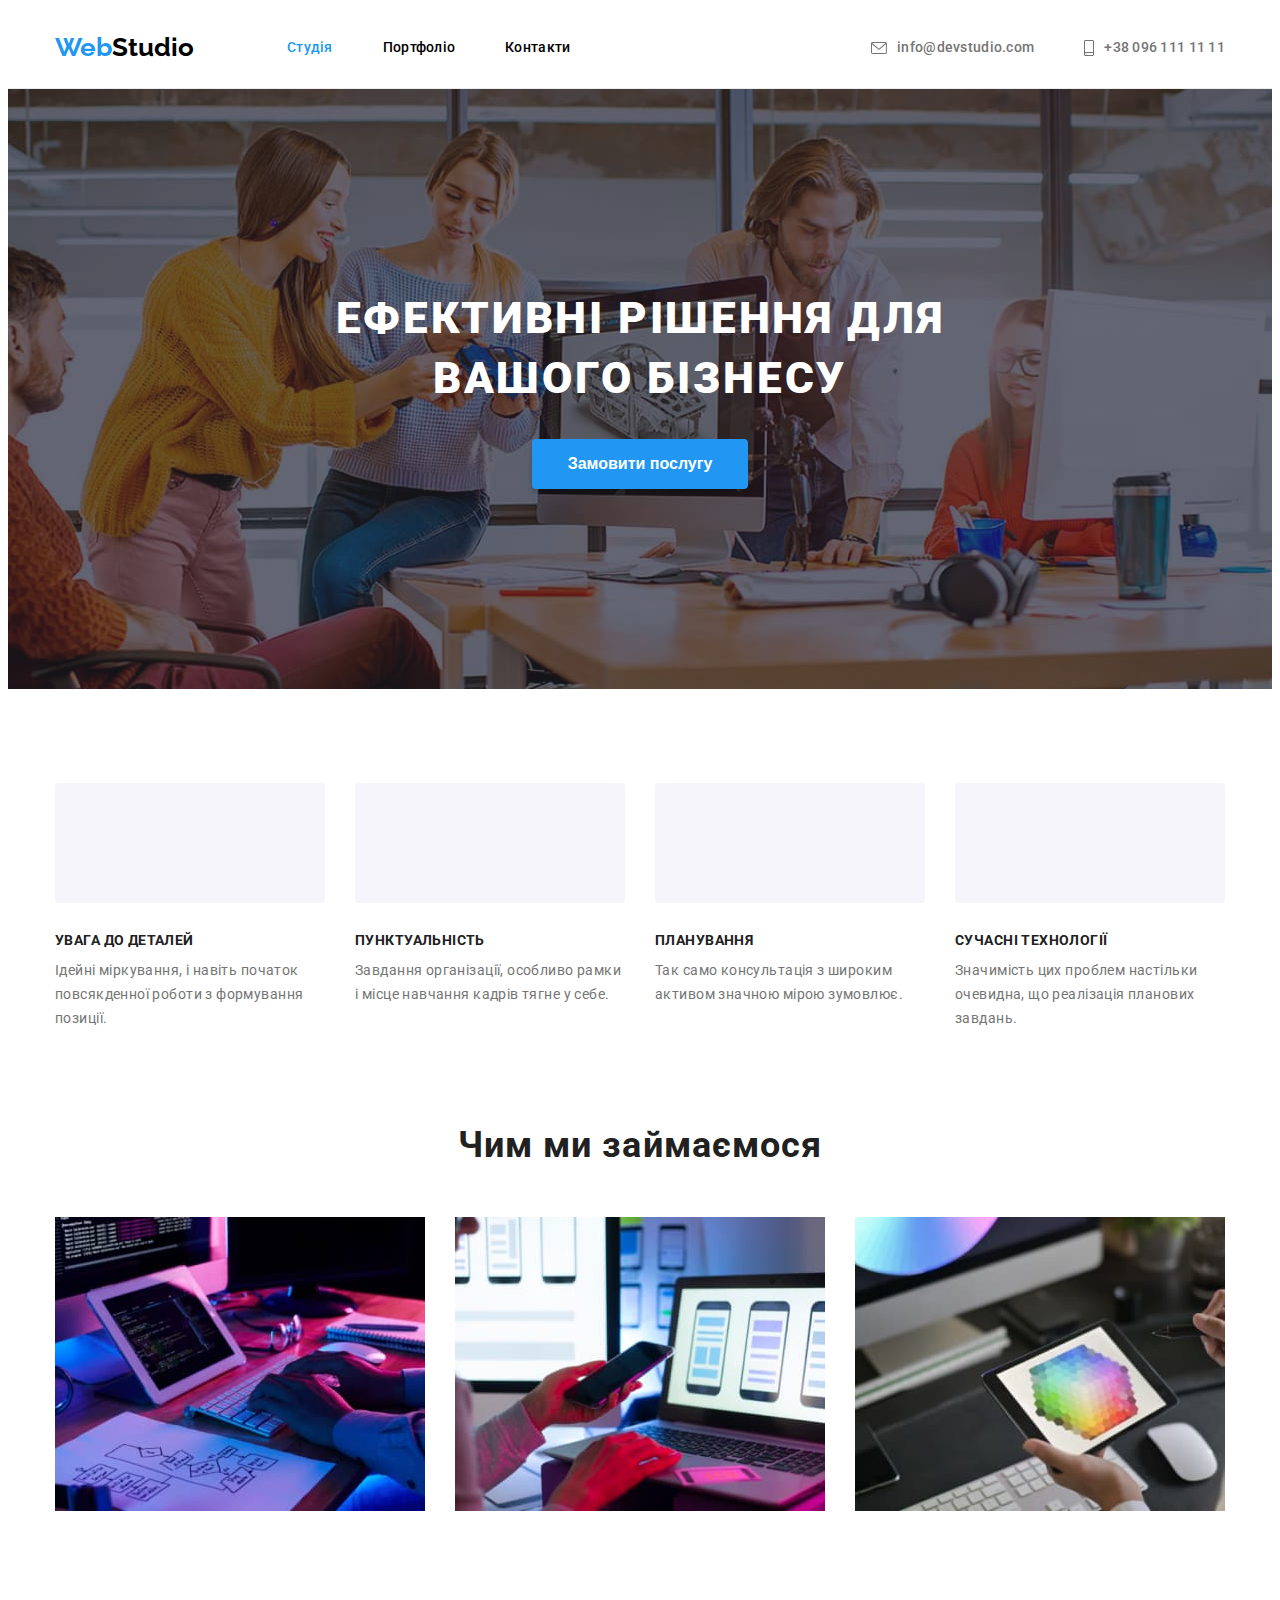
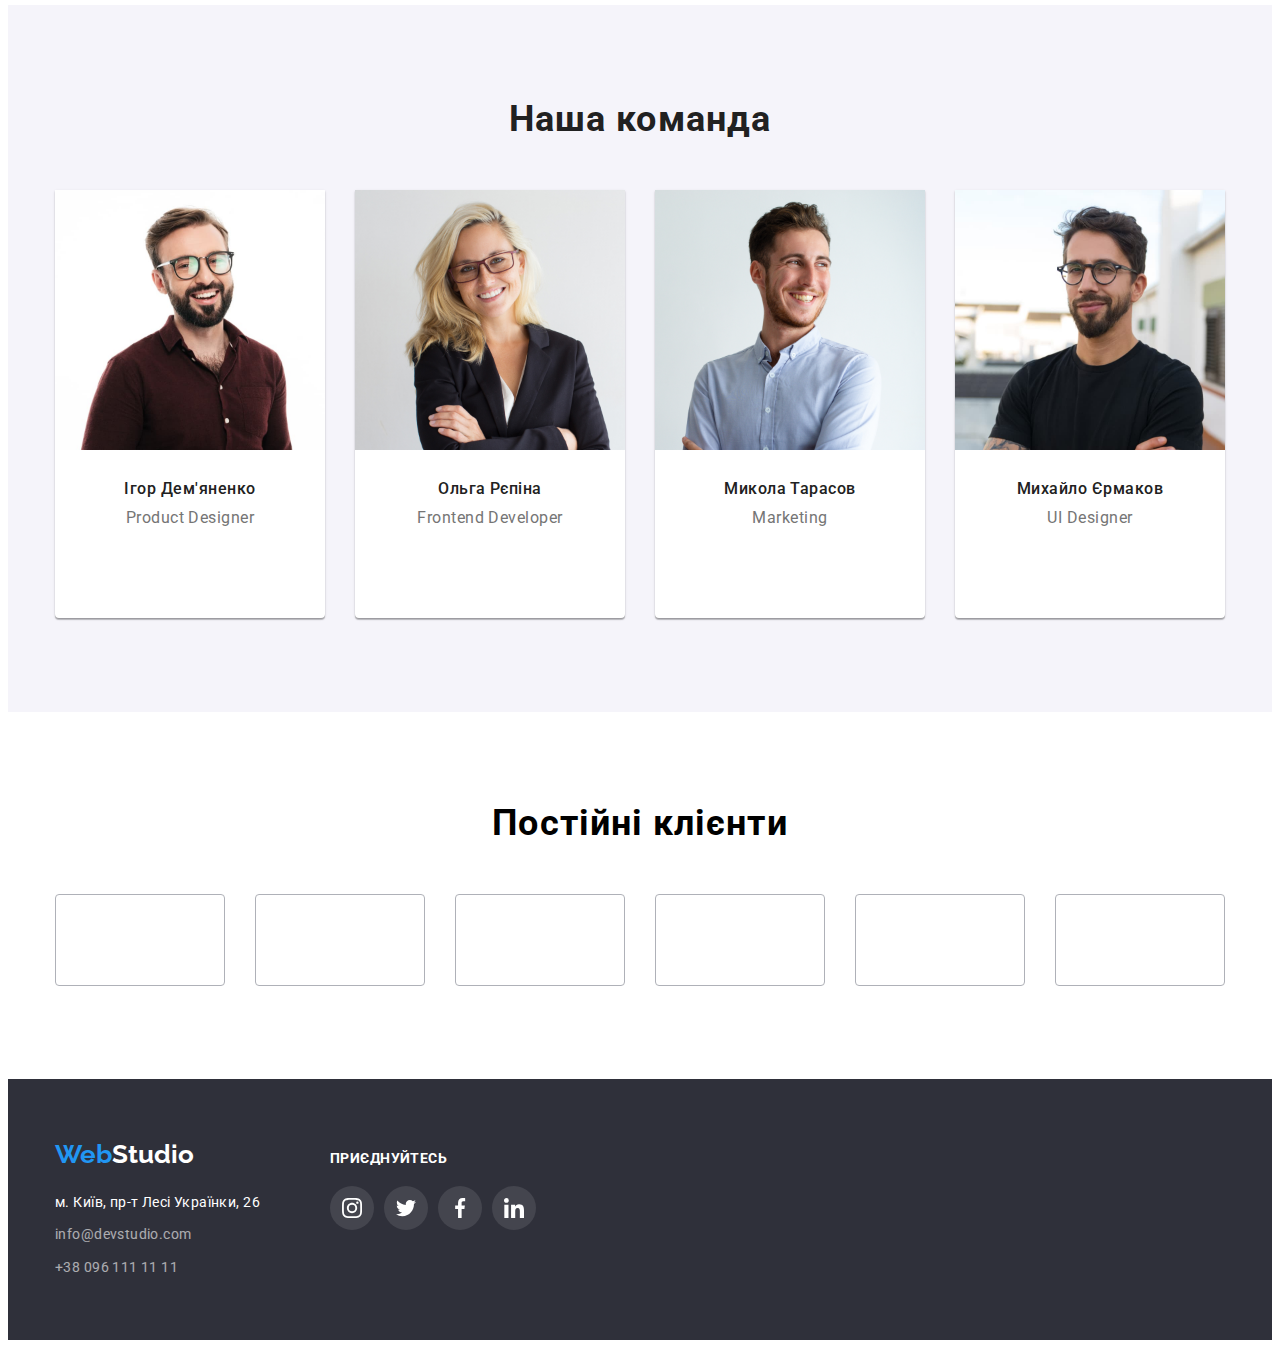
<file: index.html>
<!DOCTYPE html>
<html lang="uk">
  <head>
    <meta charset="UTF-8" />
    <meta http-equiv="X-UA-Compatible" content="IE=edge" />
    <meta name="viewport" content="width=device-width, initial-scale=1.0" />
    <title>WebStudio</title>
    <link
      href="https://fonts.googleapis.com/css2?family=Raleway:wght@400;500;700;900&family=Roboto:wght@400;500;700;900&display=swap"
      rel="stylesheet"
    />
    <link
      rel="stylesheet"
      href="https://cdnjs.cloudflare.com/ajax/libs/modern-normalize/1.1.0/modern-normalize.min.css"
      integrity="sha512-wpPYUAdjBVSE4KJnH1VR1HeZfpl1ub8YT/NKx4PuQ5NmX2tKuGu6U/JRp5y+Y8XG2tV+wKQpNHVUX03MfMFn9Q=="
      crossorigin="anonymous"
      referrerpolicy="no-referrer"
    />
    <link rel="stylesheet" href="./css/styles.css" />
  </head>
  <body>
    <!-- ШАПКА -->
    <header class="flex br-header">
      <div class="container header-flex">
        <nav class="flex nav">
          <a class="logo-two" href=""
            ><span class="logo-one">Web</span>Studio</a
          >
          <ul class="flex">
            <li class="studio-flex">
              <a class="studio current" href="">Студія</a>
            </li>
            <li class="studio-flex">
              <a class="portfolio" href="./portfolio.html">Портфоліо</a>
            </li>
            <li class="studio-flex">
              <a class="contacts" href="">Контакти</a>
            </li>
          </ul>
        </nav>
        <ul class="flex">
          <li class="contact">
            <a class="mail" href="mailto:info@devstudio.com"
              ><svg class="envelope" width="16" height="12">
                <use href="./images/symbol-defs.svg#icon-envelope"></use>
              </svg>
              info@devstudio.com</a
            >
          </li>
          <li class="contact">
            <a class="phone" href="tel:+380961111111">
              <svg class="smartphone" width="10" height="16">
                <use href="./images/symbol-defs.svg#icon-smartphone"></use>
              </svg>
              +38 096 111 11 11</a
            >
          </li>
        </ul>
      </div>
    </header>
    <main>
      <section class="dark-fon overlay">
        <div class="container">
          <h1 class="key-title">Ефективні рішення для вашого бізнесу</h1>
          <button class="button" type="button">Замовити послугу</button>
        </div>
      </section>
      <!-- ДОСТОИНСТВА -->
      <section class="section-one">
        <div class="container">
          <h2 class="visually-hidden">Перелік наших переваг</h2>
          <ul class="flex-description">
            <li class="li-description">
              <div class="icons">
                <svg class="" width="70" height="70">
                  <use href="./images/symbol-defs.svg#icon-antenna"></use>
                </svg>
              </div>
              <h2 class="headlines">Увага до деталей</h2>
              <p class="description">
                Ідейні міркування, і навіть початок повсякденної роботи з
                формування позиції.
              </p>
            </li>
            <li class="li-description">
              <div class="icons">
                <svg class="" width="70" height="70">
                  <use
                    href="./images/symbol-defs.svg#icon-astronaut"
                    width="70"
                    height="70"
                  ></use>
                </svg>
              </div>
              <h2 class="headlines">Пунктуальність</h2>
              <p class="description">
                Завдання організації, особливо рамки і місце навчання кадрів
                тягне у себе.
              </p>
            </li>
            <li class="li-description">
              <div class="icons">
                <svg class="" width="70" height="70">
                  <use href="./images/symbol-defs.svg#icon-clock"></use>
                </svg>
              </div>
              <h2 class="headlines">Планування</h2>
              <p class="description">
                Так само консультація з широким активом значною мірою зумовлює.
              </p>
            </li>
            <li class="li-description">
              <div class="icons">
                <svg class="" width="70" height="70">
                  <use href="./images/symbol-defs.svg#icon-diagram"></use>
                </svg>
              </div>
              <h2 class="headlines">Сучасні технології</h2>
              <p class="description">
                Значимість цих проблем настільки очевидна, що реалізація
                планових завдань.
              </p>
            </li>
          </ul>
        </div>
      </section>
      <!-- ЧЕМ ЗАНИМАЕМСЯ -->
      <section class="section-two">
        <div class="container">
          <h2 class="headlines-two flex-work">Чим ми займаємося</h2>
          <ul class="flex-work">
            <li>
              <img
                src="./images/img.jpg"
                alt="крупним планом зображення програміста, який працює на робочому столі в офісі"
                width="370"
              />
            </li>
            <li>
              <img
                src="./images/img(1).jpg"
                alt="дизайнери web-інтерфейсу розробляють додатки для смартфонів, команда творців працює над інтерфейсом мобільних телефонів"
                width="370"
              />
            </li>
            <li>
              <img
                src="./images/img(2).jpg"
                alt="творчий художник веб-дизайну з робочим графічним планшетом із вибором кольорів"
                width="370"
              />
            </li>
          </ul>
        </div>
      </section>
      <!-- НАША КОМАНДА -->
      <section class="section-team">
        <div class="container">
          <h2 class="headlines-two">Наша команда</h2>
          <ul class="flex-team">
            <li class="block">
              <img src="images/1.jpg" alt="фото Ігор Дем'яненко" width="270" />
              <h3 class="name">Ігор Дем'яненко</h3>
              <p class="name-work" lang="en">Product Designer</p>
              <ul class="flex-icon-one">
                <li class="icon-team">
                  <a class="icon-hover" href="">
                    <svg class="icon-instagram" width="20" height="20">
                      <use href="./images/symbol-defs.svg#icon-instagram"></use>
                    </svg>
                  </a>
                </li>
                <li class="icon-team">
                  <a class="icon-hover" href="">
                    <svg class="icon-instagram" width="20" height="20">
                      <use href="./images/symbol-defs.svg#icon-twitter"></use>
                    </svg>
                  </a>
                </li>
                <li class="icon-team">
                  <a class="icon-hover" href="">
                    <svg class="icon-instagram" width="20" height="20">
                      <use href="./images/symbol-defs.svg#icon-facebook"></use>
                    </svg>
                  </a>
                </li>
                <li class="icon-team">
                  <a class="icon-hover" href="">
                    <svg class="icon-instagram" width="20" height="20">
                      <use href="./images/symbol-defs.svg#icon-linkedin"></use>
                    </svg>
                  </a>
                </li>
              </ul>
            </li>
            <li class="block">
              <img src="images/2.jpg" alt="фото Ольга Рєпіна" width="270" />
              <h3 class="name">Ольга Рєпіна</h3>
              <p class="name-work" lang="en">Frontend Developer</p>
              <ul class="flex-icon-one">
                <li class="icon-team">
                  <a class="icon-hover" href="">
                    <svg class="icon-instagram" width="20" height="20">
                      <use href="./images/symbol-defs.svg#icon-instagram"></use>
                    </svg>
                  </a>
                </li>
                <li class="icon-team">
                  <a class="icon-hover" href="">
                    <svg class="icon-instagram" width="20" height="20">
                      <use href="./images/symbol-defs.svg#icon-twitter"></use>
                    </svg>
                  </a>
                </li>
                <li class="icon-team">
                  <a class="icon-hover" href="">
                    <svg class="icon-instagram" width="20" height="20">
                      <use href="./images/symbol-defs.svg#icon-facebook"></use>
                    </svg>
                  </a>
                </li>
                <li class="icon-team">
                  <a class="icon-hover" href="">
                    <svg class="icon-instagram" width="20" height="20">
                      <use href="./images/symbol-defs.svg#icon-linkedin"></use>
                    </svg>
                  </a>
                </li>
              </ul>
            </li>
            <li class="block">
              <img src="images/3.jpg" alt="фото Микола Тарасов" width="270" />
              <h3 class="name">Микола Тарасов</h3>
              <p class="name-work" lang="en">Marketing</p>
              <ul class="flex-icon-one">
                <li class="icon-team">
                  <a class="icon-hover" href="">
                    <svg class="icon-instagram" width="20" height="20">
                      <use href="./images/symbol-defs.svg#icon-instagram"></use>
                    </svg>
                  </a>
                </li>
                <li class="icon-team">
                  <a class="icon-hover" href="">
                    <svg class="icon-instagram" width="20" height="20">
                      <use href="./images/symbol-defs.svg#icon-twitter"></use>
                    </svg>
                  </a>
                </li>
                <li class="icon-team">
                  <a class="icon-hover" href="">
                    <svg class="icon-instagram" width="20" height="20">
                      <use href="./images/symbol-defs.svg#icon-facebook"></use>
                    </svg>
                  </a>
                </li>
                <li class="icon-team">
                  <a class="icon-hover" href="">
                    <svg class="icon-instagram" width="20" height="20">
                      <use href="./images/symbol-defs.svg#icon-linkedin"></use>
                    </svg>
                  </a>
                </li>
              </ul>
            </li>
            <li class="block">
              <img src="images/4.jpg" alt="фото Михайло Єрмаков" width="270" />
              <h3 class="name">Михайло Єрмаков</h3>
              <p class="name-work" lang="en">UI Designer</p>
              <ul class="flex-icon-one">
                <li class="icon-team">
                  <a class="icon-hover" href="">
                    <svg class="icon-instagram" width="20" height="20">
                      <use href="./images/symbol-defs.svg#icon-instagram"></use>
                    </svg>
                  </a>
                </li>
                <li class="icon-team">
                  <a class="icon-hover" href="">
                    <svg class="icon-instagram" width="20" height="20">
                      <use href="./images/symbol-defs.svg#icon-twitter"></use>
                    </svg>
                  </a>
                </li>
                <li class="icon-team">
                  <a class="icon-hover" href="">
                    <svg class="icon-instagram" width="20" height="20">
                      <use href="./images/symbol-defs.svg#icon-facebook"></use>
                    </svg>
                  </a>
                </li>
                <li class="icon-team">
                  <a class="icon-hover" href="">
                    <svg class="icon-instagram" width="20" height="20">
                      <use href="./images/symbol-defs.svg#icon-linkedin"></use>
                    </svg>
                  </a>
                </li>
              </ul>
            </li>
          </ul>
        </div>
      </section>
      <section class="section-svg">
        <div class="container">
          <h4 class="standing-clients">Постійні клієнти</h4>
          <ul class="clients-flex">
            <li class="">
              <a class="clients-hover" href="">
                <svg class="" width="106" height="60">
                  <use href="./images/symbol-defs.svg#icon-logo1"></use>
                </svg>
              </a>
            </li>
            <li class="">
              <a class="clients-hover" href="">
                <svg class="" width="106" height="60">
                  <use href="./images/symbol-defs.svg#icon-logo2"></use>
                </svg>
              </a>
            </li>
            <li class="">
              <a class="clients-hover" href="">
                <svg class="" width="106" height="60">
                  <use href="./images/symbol-defs.svg#icon-logo3"></use>
                </svg>
              </a>
            </li>
            <li class="">
              <a class="clients-hover" href="">
                <svg class="" width="106" height="60">
                  <use href="./images/symbol-defs.svg#icon-logo4"></use>
                </svg>
              </a>
            </li>
            <li class="">
              <a class="clients-hover" href="">
                <svg class="" width="106" height="60">
                  <use href="./images/symbol-defs.svg#icon-logo5"></use>
                </svg>
              </a>
            </li>
            <li class="">
              <a class="clients-hover" href="">
                <svg class="" width="106" height="60">
                  <use href="./images/symbol-defs.svg#icon-logo6"></use>
                </svg>
              </a>
            </li>
          </ul>
        </div>
      </section>
    </main>
    <!-- ФУТЕР -->
    <footer class="dark-fon-two">
      <div class="container footer-box">
        <div>
          <a class="logo-footer flex-footer" href=""
            ><span class="logo-one">Web</span>Studio</a
          >
          <address class="flex-footer">
            <ul>
              <li class="footer-margin">
                <a class="address" href="">м. Київ, пр-т Лесі Українки, 26</a>
              </li>
              <li class="footer-margin">
                <a class="mail-two" href="mailto:info@devstudio.com"
                  >info@devstudio.com</a
                >
              </li>
              <li class="footer-margin">
                <a class="phone-two" href="tel:+380961111111"
                  >+38 096 111 11 11</a
                >
              </li>
            </ul>
          </address>
        </div>
        <div class="flex-footer-two">
          <p class="join">Приєднуйтесь</p>
          <ul class="flex-icon">
            <li class="icon-team">
              <a class="icon-hover" href="">
                <svg class="icon-instagram" width="20" height="20">
                  <use href="./images/symbol-defs.svg#icon-instagram"></use>
                </svg>
              </a>
            </li>
            <li class="icon-team">
              <a class="icon-hover" href="">
                <svg class="icon-instagram" width="20" height="20">
                  <use href="./images/symbol-defs.svg#icon-twitter"></use>
                </svg>
              </a>
            </li>
            <li class="icon-team">
              <a class="icon-hover" href="">
                <svg class="icon-instagram" width="20" height="20">
                  <use href="./images/symbol-defs.svg#icon-facebook"></use>
                </svg>
              </a>
            </li>
            <li class="icon-team">
              <a class="icon-hover" href="">
                <svg class="icon-instagram" width="20" height="20">
                  <use href="./images/symbol-defs.svg#icon-linkedin"></use>
                </svg>
              </a>
            </li>
          </ul>
        </div>
      </div>
    </footer>
  </body>
</html>
</file>
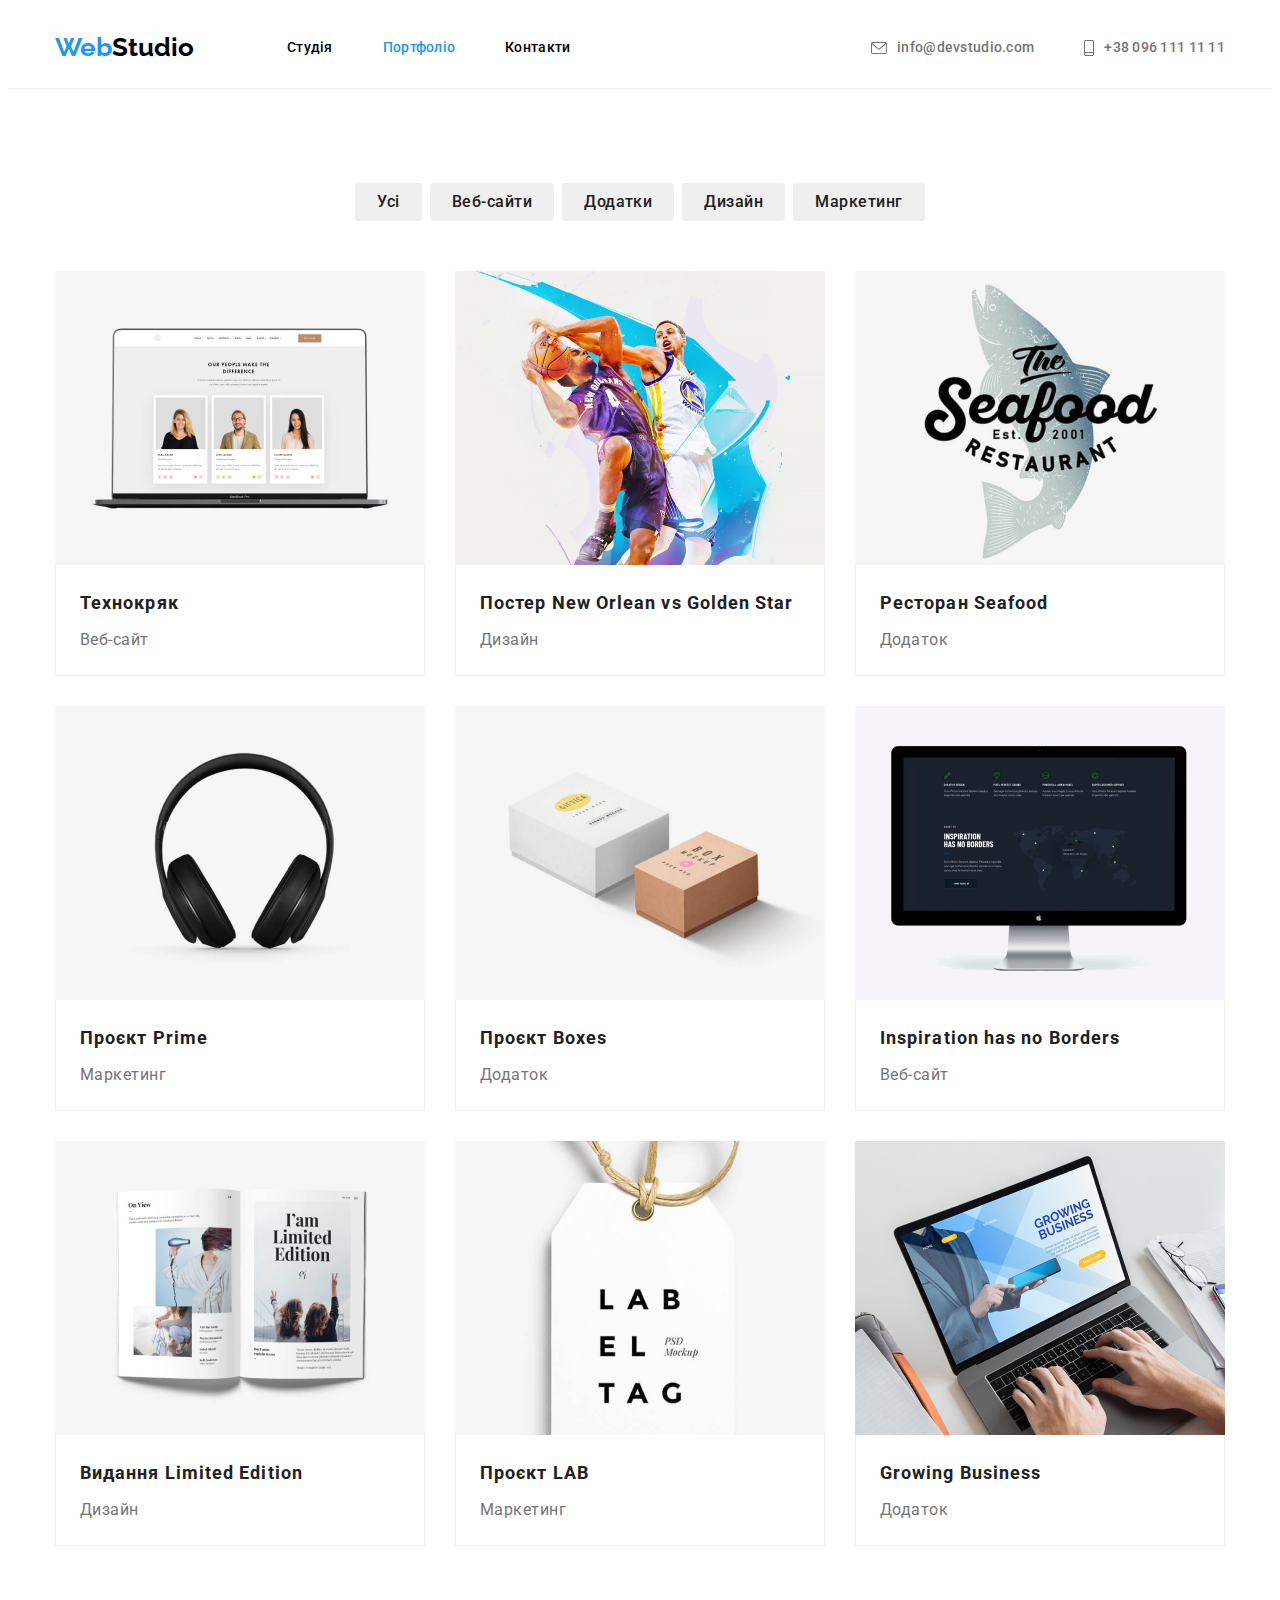
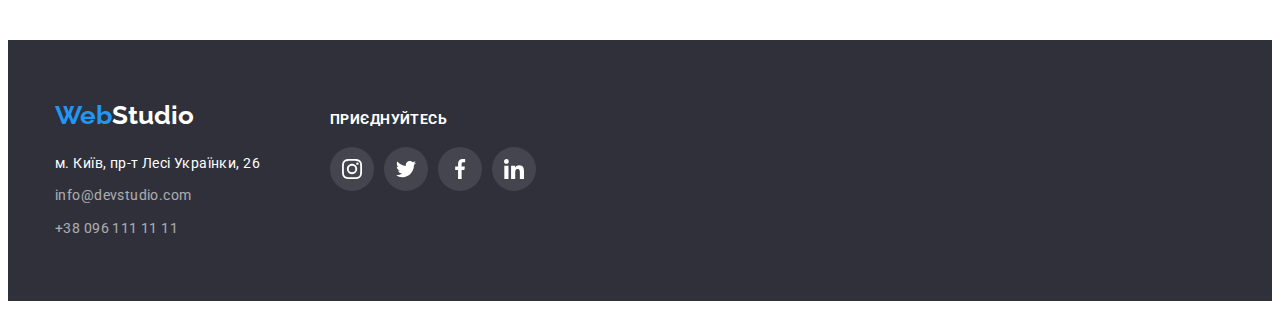
<file: portfolio.html>
<!DOCTYPE html>
<html lang="uk">
  <head>
    <meta charset="UTF-8" />
    <meta http-equiv="X-UA-Compatible" content="IE=edge" />
    <meta name="viewport" content="width=device-width, initial-scale=1.0" />
    <title>Portfolio</title>
    <link
      href="https://fonts.googleapis.com/css2?family=Raleway:wght@400;500;700;900&family=Roboto:wght@400;500;700;900&display=swap"
      rel="stylesheet"
    />
    <link
      rel="stylesheet"
      href="https://cdnjs.cloudflare.com/ajax/libs/modern-normalize/1.1.0/modern-normalize.min.css"
      integrity="sha512-wpPYUAdjBVSE4KJnH1VR1HeZfpl1ub8YT/NKx4PuQ5NmX2tKuGu6U/JRp5y+Y8XG2tV+wKQpNHVUX03MfMFn9Q=="
      crossorigin="anonymous"
      referrerpolicy="no-referrer"
    />
    <link rel="stylesheet" href="./css/styles.css" />
  </head>
  <body>
    <header class="flex br-header">
      <div class="container header-flex">
        <nav class="flex nav">
          <a class="logo-two" href=""
            ><span class="logo-one">Web</span>Studio</a
          >
          <ul class="flex">
            <li class="studio-flex">
              <a class="studio" href="./index.html">Студія</a>
            </li>
            <li class="studio-flex">
              <a class="portfolio current" href="">Портфоліо</a>
            </li>
            <li class="studio-flex">
              <a class="contacts" href="">Контакти</a>
            </li>
          </ul>
        </nav>
        <ul class="flex">
          <li class="contact">
            <a class="mail" href="mailto:info@devstudio.com"
              ><svg class="envelope" width="16" height="12">
                <use href="./images/symbol-defs.svg#icon-envelope"></use>
              </svg>
              info@devstudio.com</a
            >
          </li>
          <li class="contact">
            <a class="phone" href="tel:+380961111111">
              <svg class="smartphone" width="10" height="16">
                <use href="./images/symbol-defs.svg#icon-smartphone"></use>
              </svg>
              +38 096 111 11 11</a
            >
          </li>
        </ul>
      </div>
    </header>
    <main>
      <section class="section-portfolio">
        <div class="container">
          <h1 class="headlines-one">Перелік можливостей</h1>
          <ul class="portfolio-btn">
            <li>
              <button class="buttons-portfolio one" type="button">Усі</button>
            </li>
            <li>
              <button class="buttons-portfolio two" type="button">
                Веб-сайти
              </button>
            </li>
            <li>
              <button class="buttons-portfolio three" type="button">
                Додатки
              </button>
            </li>
            <li>
              <button class="buttons-portfolio four" type="button">
                Дизайн
              </button>
            </li>
            <li>
              <button class="buttons-portfolio five" type="button">
                Маркетинг
              </button>
            </li>
          </ul>
          <ul class="cards">
            <li>
              <a class="shadow-cards" href="">
                <img src="./images/pj1.jpg" alt="" width="370" />
                <div class="border-cards">
                  <h2 class="headlines-portfolio">Технокряк</h2>
                  <p class="text-blocks">Веб-сайт</p>
                </div>
              </a>
            </li>
            <li>
              <a class="shadow-cards" href="">
                <img src="./images/pj2.jpg" alt="" width="370" />
                <div class="border-cards">
                  <h2 class="headlines-portfolio">
                    Постер New Orlean vs Golden Star
                  </h2>
                  <p class="text-blocks">Дизайн</p>
                </div>
              </a>
            </li>
            <li>
              <a class="shadow-cards" href="">
                <img src="./images/pj3.jpg" alt="" width="370" />
                <div class="border-cards">
                  <h2 class="headlines-portfolio">Ресторан Seafood</h2>
                  <p class="text-blocks">Додаток</p>
                </div>
              </a>
            </li>
            <li>
              <a class="shadow-cards" href="">
                <img src="./images/pj4.jpg" alt="" width="370" />
                <div class="border-cards">
                  <h2 class="headlines-portfolio">Проєкт Prime</h2>
                  <p class="text-blocks">Маркетинг</p>
                </div>
              </a>
            </li>
            <li>
              <a class="shadow-cards" href="">
                <img src="./images/pj5.jpg" alt="" width="370" />
                <div class="border-cards">
                  <h2 class="headlines-portfolio">Проєкт Boxes</h2>
                  <p class="text-blocks">Додаток</p>
                </div>
              </a>
            </li>
            <li>
              <a class="shadow-cards" href="">
                <img src="./images/pj6.jpg" alt="" width="370" />
                <div class="border-cards">
                  <h2 class="headlines-portfolio">
                    Inspiration has no Borders
                  </h2>
                  <p class="text-blocks">Веб-сайт</p>
                </div>
              </a>
            </li>
            <li>
              <a class="shadow-cards" href="">
                <img src="./images/pj7.jpg" alt="" width="370" />
                <div class="border-cards">
                  <h2 class="headlines-portfolio">Видання Limited Edition</h2>
                  <p class="text-blocks">Дизайн</p>
                </div>
              </a>
            </li>
            <li>
              <a class="shadow-cards" href="">
                <img src="./images/pj8.jpg" alt="" width="370" />
                <div class="border-cards">
                  <h2 class="headlines-portfolio">Проєкт LAB</h2>
                  <p class="text-blocks">Маркетинг</p>
                </div>
              </a>
            </li>
            <li>
              <a class="shadow-cards" href="">
                <img src="./images/pj9.jpg" alt="" width="370" />
                <div class="border-cards">
                  <h2 class="headlines-portfolio">Growing Business</h2>
                  <p class="text-blocks">Додаток</p>
                </div>
              </a>
            </li>
          </ul>
        </div>
      </section>
    </main>
    <footer class="dark-fon-two">
      <div class="container footer-box">
        <div>
          <a class="logo-footer flex-footer" href=""
            ><span class="logo-one">Web</span>Studio</a
          >
          <address class="flex-footer">
            <ul>
              <li class="footer-margin">
                <a class="address" href="">м. Київ, пр-т Лесі Українки, 26</a>
              </li>
              <li class="footer-margin">
                <a class="mail-two" href="mailto:info@devstudio.com"
                  >info@devstudio.com</a
                >
              </li>
              <li class="footer-margin">
                <a class="phone-two" href="tel:+380961111111"
                  >+38 096 111 11 11</a
                >
              </li>
            </ul>
          </address>
        </div>
        <div class="flex-footer-two">
          <p class="join">Приєднуйтесь</p>
          <ul class="flex-icon">
            <li class="icon-team">
              <a class="icon-hover" href="">
                <svg class="icon-instagram" width="20" height="20">
                  <use href="./images/symbol-defs.svg#icon-instagram"></use>
                </svg>
              </a>
            </li>
            <li class="icon-team">
              <a class="icon-hover" href="">
                <svg class="icon-instagram" width="20" height="20">
                  <use href="./images/symbol-defs.svg#icon-twitter"></use>
                </svg>
              </a>
            </li>
            <li class="icon-team">
              <a class="icon-hover" href="">
                <svg class="icon-instagram" width="20" height="20">
                  <use href="./images/symbol-defs.svg#icon-facebook"></use>
                </svg>
              </a>
            </li>
            <li class="icon-team">
              <a class="icon-hover" href="">
                <svg class="icon-instagram" width="20" height="20">
                  <use href="./images/symbol-defs.svg#icon-linkedin"></use>
                </svg>
              </a>
            </li>
          </ul>
        </div>
      </div>
    </footer>
  </body>
</html>
</file>
<file: css/styles.css>
:root {
  --dark-fon: #2f303a;
  --logo-one: #2196f3;
  --logo-two: #000000;
  --text-black: #000000;
  --text-white: #ffffff;
  --text-gray: #757575;
  --text-darkgray: #212121;
  --section-team: #f5f4fa;
  --icon-svg: #afb1b8;
}

*,
*::before,
*::after {
  box-sizing: border-box;
}

body {
  font-family: "Roboto", sans-serif;
  background-color: var(--text-white);
}

a {
  text-decoration: none;
}
/*  */
ul {
  list-style: none;
}

h1,
h2,
h3,
h4,
p,
ul {
  margin: 0;
  padding: 0;
}

img {
  display: block;
  max-width: 100%;
  height: auto;
}

.dark-fon {
  padding-top: 200px;
  padding-bottom: 200px;
  background-color: var(--dark-fon);
}

.overlay {
  max-width: 1600px;
  height: 600px;
  margin-right: auto;
  margin-left: auto;
  padding-bottom: 94px;
  background-size: cover;
  background-repeat: no-repeat;
  background-position: center;
  background-image: linear-gradient(to right, #2f303a66, rgba(47, 48, 58, 0.4)),
    url(../images/Imgfon.jpg);
}

.envelope {
  fill: currentColor;
  margin-right: 10px;
}

.smartphone {
  fill: currentColor;
  margin-right: 10px;
}

.section-one {
  padding-top: 94px;
}

.section-two {
  padding-top: 94px;
  padding-bottom: 94px;
}

/* часть логотипа веб-студии */

.logo-one,
.logo-two,
.logo-footer {
  font-family: "Raleway";
  font-weight: 700;
  font-size: 26px;
  line-height: 1.2;
  text-decoration: none;
  color: var(--logo-one);
}

/* часть логотипа веб-студии */
.logo-two {
  display: flex;
  padding-top: 24px;
  padding-bottom: 25px;
  margin-right: 93px;
  color: var(--logo-two);
}

/* шапка страницы */

.container {
  width: 1200px;
  padding-left: 15px;
  padding-right: 15px;
  margin-right: auto;
  margin-left: auto;
}

.header-flex {
  display: flex;
}

.br-header {
  border-bottom: 1px solid #ececec;
}

.flex {
  display: flex;
}
.nav {
  display: flex;
  margin-right: auto;
}

/* навигация сайта */
.studio,
.portfolio,
.contacts,
.mail,
.phone {
  font-weight: 500;
  font-size: 14px;
  line-height: 1.14;
  letter-spacing: 0.02em;
  text-decoration: none;
  color: var(--text-gray);
}

.studio-flex {
  margin-right: 50px;
}
.studio-flex:last-child {
  margin-right: 0;
}

.contact {
  margin-right: 50px;
}
.contact:last-child {
  margin-right: 0;
}

.studio,
.portfolio,
.mail,
.contacts,
.phone {
  display: flex;
  padding-top: 32px;
  padding-bottom: 32px;
}

.studio {
  color: var(--text);
}

.portfolio {
  color: var(--text);
}

.contacts {
  color: var(--text);
}
.contacts-flex {
  margin-right: 344px;
}

.mail,
.phone {
  align-items: center;
}

.contact {
  margin-right: 50px;
}

.studio:hover,
.studio:focus,
.portfolio:hover,
.portfolio:focus,
.contacts:hover,
.contacts:focus,
.mail:hover,
.mail:focus,
.phone:hover,
.phone:focus {
  color: var(--logo-one);
}

.phone {
  color: var(--text-gray);
}

/* главный заголовок проекта */
.key-title {
  display: flex;
  justify-content: center;
  font-weight: 900;
  font-size: 44px;
  line-height: 1.36;
  letter-spacing: 0.06em;
  text-align: center;
  text-transform: uppercase;
  width: 696px;
  margin-bottom: 30px;
  margin-left: auto;
  margin-right: auto;
  color: var(--text-white);
}

/*кнопка*/
.button {
  display: block;
  margin-right: auto;
  margin-left: auto;
  width: 216px;
  height: 50px;
  left: 766px;
  top: 432px;
  font-weight: 700;
  font-size: 16px;
  line-height: 1.88;
  border-radius: 4px;
  box-shadow: 0px 4px 4px rgba(0, 0, 0, 0.15);
  color: var(--text-white);
  cursor: pointer;
  padding: 10px 22px;
  border: none;
  background-color: var(--logo-one);
}
.button:hover {
  color: var(--text-white);
  background-color: #188ce8;
}

/* переречень достоинств */

.visually-hidden {
  position: absolute;
  white-space: nowrap;
  width: 1px;
  height: 1px;
  overflow: hidden;
  border: 0;
  padding: 0;
  clip: rect(0 0 0 0);
  clip-path: inset(50%);
  margin: -1px;
}

.headlines {
  font-weight: 700;
  font-size: 14px;
  line-height: 1.14;
  letter-spacing: 0.03em;
  text-transform: uppercase;
  margin-bottom: 10px;
  color: var(--text-darkgray);
}

/*перечень описания достоинств */

.icons {
  display: flex;
  justify-content: center;
  align-items: center;
  width: 270px;
  height: 120px;
  border-radius: 4px;
  margin-bottom: 30px;
  background-color: var(--section-team);
}

.flex-description {
  display: flex;
  /* padding-top: 94px; */
}

.description {
  font-size: 14px;
  line-height: 1.71;
  letter-spacing: 0.03em;
  color: var(--text-gray);
}

.li-description {
  margin-right: 30px;
}
.li-description:last-child {
  margin-right: 0;
}

.flex-work {
  display: flex;
  justify-content: center;
  gap: 30px;
}

.img {
  display: block;
  max-width: 100%;
  height: auto;
}
.img:last-child {
  padding-right: 0;
}

/*заголовки "чем занимаемся" и "наша команда" */
.headlines-two {
  font-weight: 700;
  font-size: 36px;
  line-height: 1.16;
  text-align: center;
  letter-spacing: 0.03em;
  margin-bottom: 50px;
  color: var(--text-darkgray);
}

/* НАША КОМАНДА*/

.flex-team {
  display: flex;
  justify-content: center;
}

.section-team {
  padding-top: 94px;
  padding-bottom: 94px;
  background-color: var(--section-team);
}

/*блоки членов команды */
.block {
  box-shadow: 0px 1px 3px rgba(0, 0, 0, 0.12), 0px 1px 1px rgba(0, 0, 0, 0.14),
    0px 2px 1px rgba(0, 0, 0, 0.2);
  border-radius: 0px 0px 4px 4px;
  background-color: var(--text-white);
  margin-right: 30px;
}
.block:last-child {
  margin-right: 0;
}

/* имена команды */
.name {
  font-weight: 500;
  font-size: 16px;
  line-height: 1.18;
  text-align: center;
  letter-spacing: 0.03em;
  padding-top: 30px;
  margin-bottom: 10px;
  color: var(--text-darkgray);
}

/* кем работают */
.name-work {
  font-size: 16px;
  line-height: 1.18;
  text-align: center;
  letter-spacing: 0.03em;
  margin-bottom: 16px;
  color: var(--text-gray);
}

.flex-icon-one {
  display: flex;
  justify-content: center;
  padding-bottom: 30px;
  gap: 10px;
}

.flex-icon {
  display: flex;
  gap: 10px;
}

.icon-team {
  width: 44px;
  height: 44px;
}

.icon-hover {
  display: flex;
  justify-content: center;
  align-items: center;
  width: 100%;
  height: 100%;
  border-radius: 50%;
  fill: currentColor;
  background: rgba(255, 255, 255, 0.1);
  color: var(--text-white);
}

.icon-hover:hover,
.icon-hover:focus {
  color: var(--text-white);
  background-color: var(--logo-one);
}

.clients-flex {
  display: flex;
  gap: 30px;
}

.section-svg {
  padding-top: 90px;
  padding-bottom: 93px;
}

.standing-clients {
  font-weight: 700;
  font-size: 36px;
  line-height: 1.17;
  text-align: center;
  letter-spacing: 0.03em;
  margin-bottom: 50px;
}

.clients-hover {
  display: flex;
  justify-content: center;
  align-items: center;
  width: 170px;
  height: 92px;
  border: 1px solid var(--icon-svg);
  border-radius: 4px;
  color: var(--icon-svg);
  fill: currentColor;
}

.clients-hover:hover,
.clients-hover:focus {
  border-color: var(--logo-one);
  color: var(--logo-one);
}

/* ФУТЕР */

.logo-footer {
  margin-bottom: 20px;
  color: var(--text-white);
}

.dark-fon-two {
  background-color: var(--dark-fon);
  padding-top: 60px;
  padding-bottom: 60px;
}

.flex-footer {
  display: flex;
  justify-self: start;
}

.flex-footer-two {
  margin-left: 70px;
}

.footer-box {
  display: flex;
  align-items: baseline;
}

.footer-margin {
  margin-bottom: 9px;
}
.footer-margin:last-child {
  margin-bottom: 0;
}

/* текст футера*/

/* адресс */
.address {
  color: var(--text-white);
}

.mail-two,
.phone-two {
  color: var(--text-white);
  opacity: 0.6;
}

.address:hover,
.address:focus,
.mail-two:hover,
.mail-two:focus,
.phone-two:hover,
.phone-two:focus {
  color: var(--logo-one);
}

.address,
.mail-two,
.phone-two {
  font-style: normal;
  font-size: 14px;
  line-height: 1.71;
  letter-spacing: 0.03em;
}

.join {
  font-weight: 700;
  font-size: 14px;
  margin-bottom: 20px;
  line-height: 16px;
  letter-spacing: 0.03em;
  text-transform: uppercase;
  color: var(--text-white);
}

/* ЭЛЕМЕНТЫ СТРАНИЦЫ ПОРТФОЛИО! */

/* заголовки блоков */

.headlines-one {
  position: absolute;
  white-space: nowrap;
  width: 1px;
  height: 1px;
  overflow: hidden;
  border: 0;
  padding: 0;
  clip: rect(0 0 0 0);
  clip-path: inset(50%);
  margin: -1px;
}

.headlines-portfolio {
  font-weight: 700;
  font-size: 18px;
  line-height: 2;
  letter-spacing: 0.06em;
  text-decoration: none;
  margin-bottom: 4px;
  color: var(--text-darkgray);
}

.section-portfolio {
  padding-top: 94px;
  padding-bottom: 94px;
}

/* кнопки порфтолио */

.buttons-portfolio {
  font-family: inherit;
  font-weight: 500;
  font-size: 16px;
  line-height: 1.62;
  letter-spacing: 0.03em;
  padding: 6px 22px;
  cursor: pointer;
  border: none;
  border-radius: 4px;
  color: var(--text-darkgray);
}

.buttons-portfolio:hover,
.buttons-portfolio:focus {
  color: var(--text-white);
  background-color: var(--logo-one);
  box-shadow: 0px 1px 1px rgba(0, 0, 0, 0.12), 0px 4px 4px rgba(0, 0, 0, 0.06),
    1px 4px 6px rgba(0, 0, 0, 0.16);
}

.portfolio-btn {
  display: flex;
  justify-content: center;
  gap: 8px;
  margin-bottom: 50px;
}

/* текст блоков */

.text-blocks {
  font-size: 16px;
  line-height: 1.88;
  letter-spacing: 0.03em;
  color: var(--text-gray);
}

.current {
  color: var(--logo-one);
}

.cards {
  display: flex;
  flex-wrap: wrap;
  gap: 30px;
}

.shadow-cards:hover,
.cards-hover:focus {
  display: block;
  box-shadow: 0px 1px 1px rgba(0, 0, 0, 0.12), 0px 4px 4px rgba(0, 0, 0, 0.06),
    1px 4px 6px rgba(0, 0, 0, 0.16);
}

.border-cards {
  border-right: 1px solid #eeeeee;
  border-left: 1px solid #eeeeee;
  border-bottom: 1px solid #eeeeee;
  padding: 20px 24px;
}
</file>
